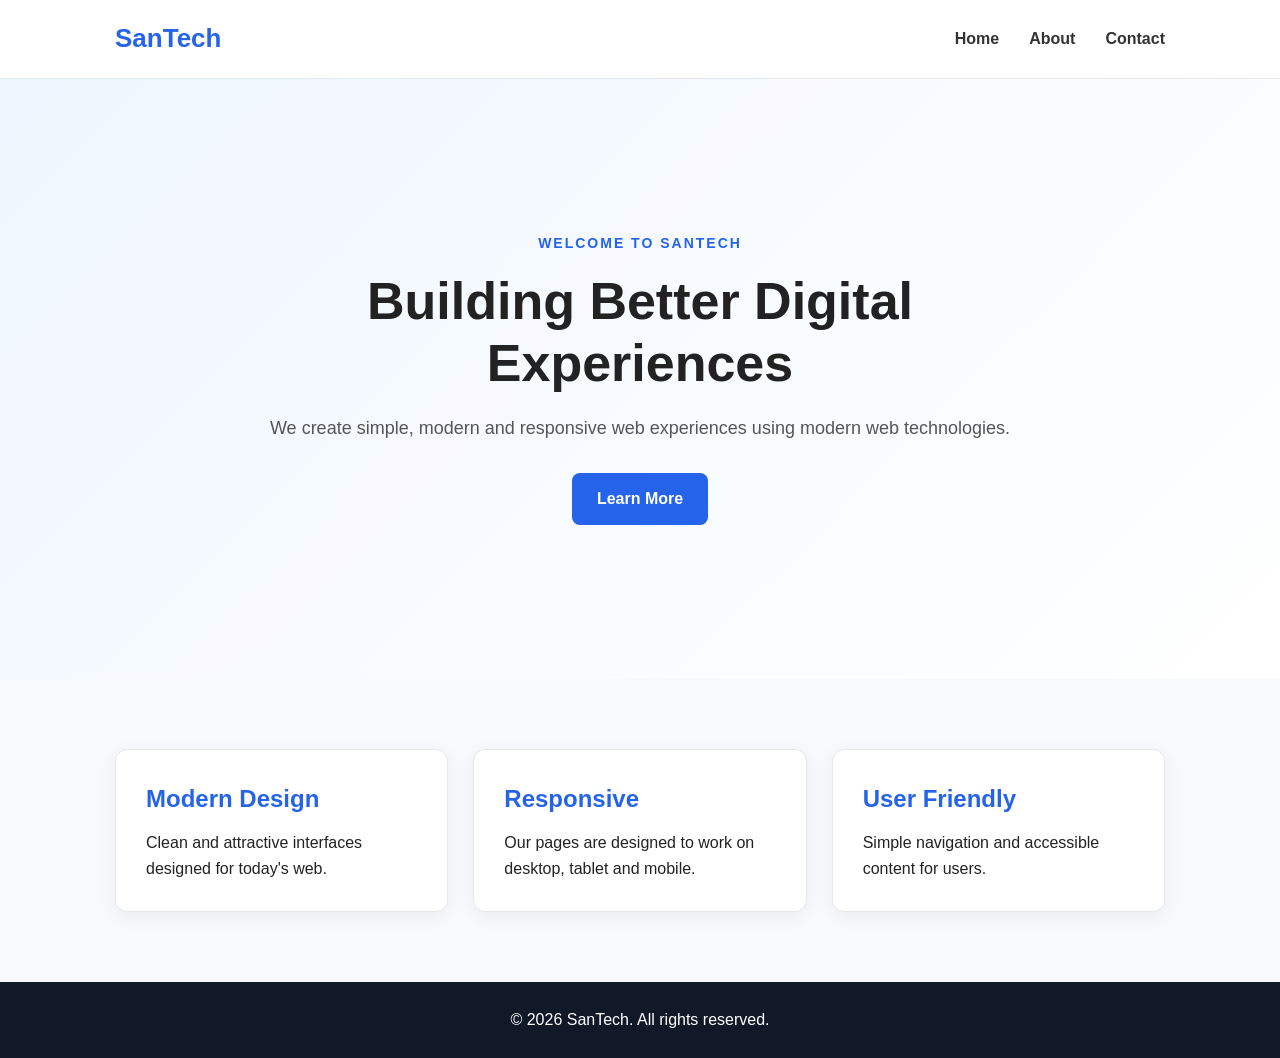
<file: index.html>
<!DOCTYPE html>
<html lang="en">
<head>
    <meta charset="UTF-8">
    <meta name="viewport" content="width=device-width, initial-scale=1.0">

    <title>SanTech - Home</title>

    <link rel="stylesheet" href="css/style.css">
</head>

<body>

    <!-- Header -->
    <header>
        <nav>
            <div class="logo">
                SanTech
            </div>

            <ul class="nav-links">
                <li><a href="index.html">Home</a></li>
                <li><a href="about.html">About</a></li>
                <li><a href="contact.html">Contact</a></li>
            </ul>
        </nav>
    </header>

    <!-- Main Content -->
    <main>

        <section class="hero">
            <div class="hero-content">

                <p class="tagline">WELCOME TO SANTECH</p>

                <h1>Building Better Digital Experiences</h1>

                <p>
                    We create simple, modern and responsive web experiences
                    using modern web technologies.
                </p>

                <a href="about.html" class="button">
                    Learn More
                </a>

            </div>
        </section>

        <section class="features">

            <article class="feature-card">
                <h2>Modern Design</h2>
                <p>
                    Clean and attractive interfaces designed for today's web.
                </p>
            </article>

            <article class="feature-card">
                <h2>Responsive</h2>
                <p>
                    Our pages are designed to work on desktop, tablet and mobile.
                </p>
            </article>

            <article class="feature-card">
                <h2>User Friendly</h2>
                <p>
                    Simple navigation and accessible content for users.
                </p>
            </article>

        </section>

    </main>

    <!-- Footer -->
    <footer>
        <p>&copy; 2026 SanTech. All rights reserved.</p>
    </footer>

    <script src="js/script.js"></script>

</body>
</html>
</file>
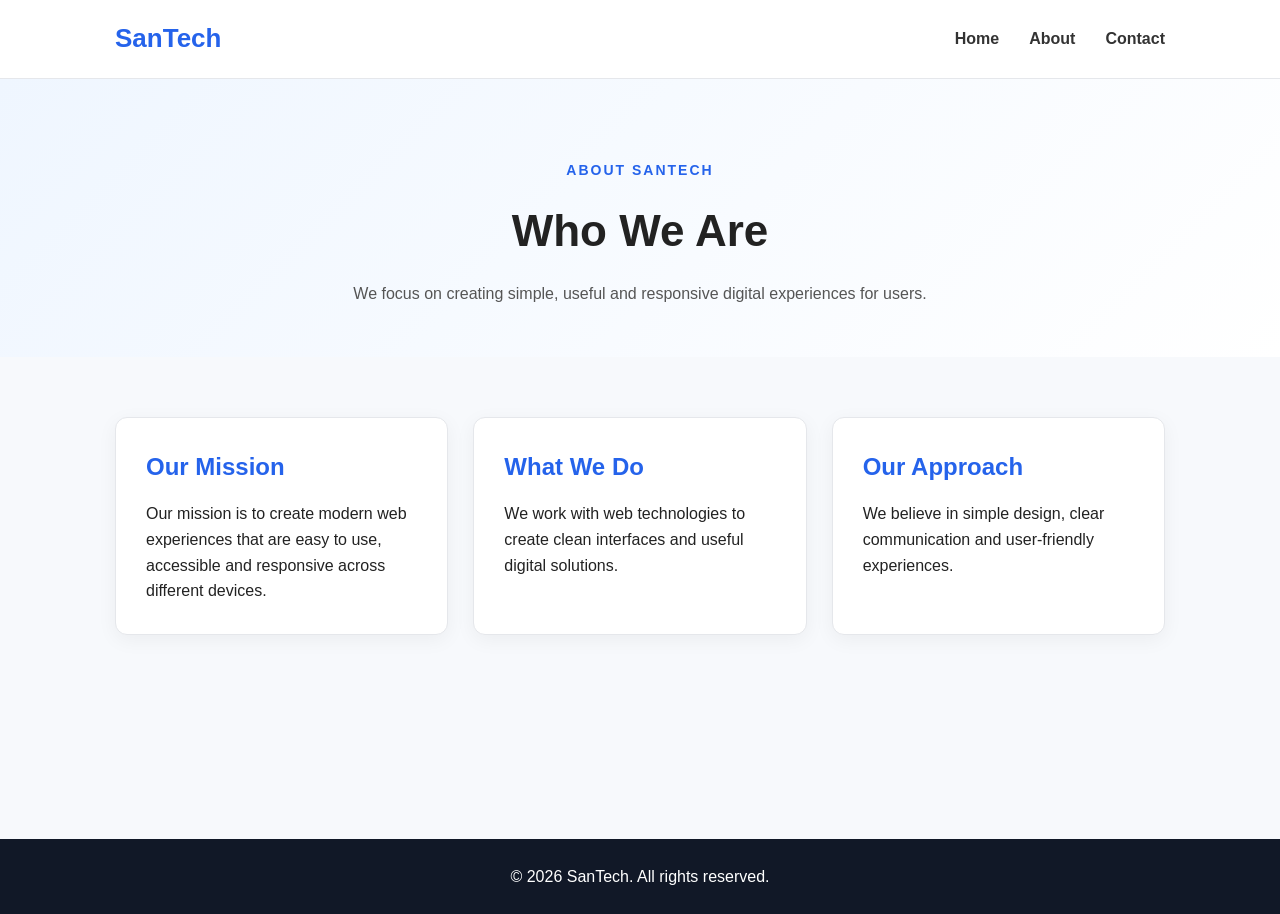
<file: about.html>
<!DOCTYPE html>
<html lang="en">
<head>
    <meta charset="UTF-8">
    <meta name="viewport" content="width=device-width, initial-scale=1.0">

    <title>SanTech - About Us</title>

    <link rel="stylesheet" href="css/style.css">
</head>

<body>

    <!-- Header -->
    <header>
        <nav>
            <div class="logo">
                SanTech
            </div>

            <ul class="nav-links">
                <li><a href="index.html">Home</a></li>
                <li><a href="about.html">About</a></li>
                <li><a href="contact.html">Contact</a></li>
            </ul>
        </nav>
    </header>

    <!-- Main Content -->
    <main>

        <section class="page-header">
            <p class="tagline">ABOUT SANTECH</p>

            <h1>Who We Are</h1>

            <p>
                We focus on creating simple, useful and responsive
                digital experiences for users.
            </p>
        </section>

        <section class="about-content">

            <article class="about-card">
                <h2>Our Mission</h2>

                <p>
                    Our mission is to create modern web experiences
                    that are easy to use, accessible and responsive
                    across different devices.
                </p>
            </article>

            <article class="about-card">
                <h2>What We Do</h2>

                <p>
                    We work with web technologies to create clean
                    interfaces and useful digital solutions.
                </p>
            </article>

            <article class="about-card">
                <h2>Our Approach</h2>

                <p>
                    We believe in simple design, clear communication
                    and user-friendly experiences.
                </p>
            </article>

        </section>

    </main>

    <!-- Footer -->
    <footer>
        <p>&copy; 2026 SanTech. All rights reserved.</p>
    </footer>

    <script src="js/script.js"></script>

</body>
</html>
</file>
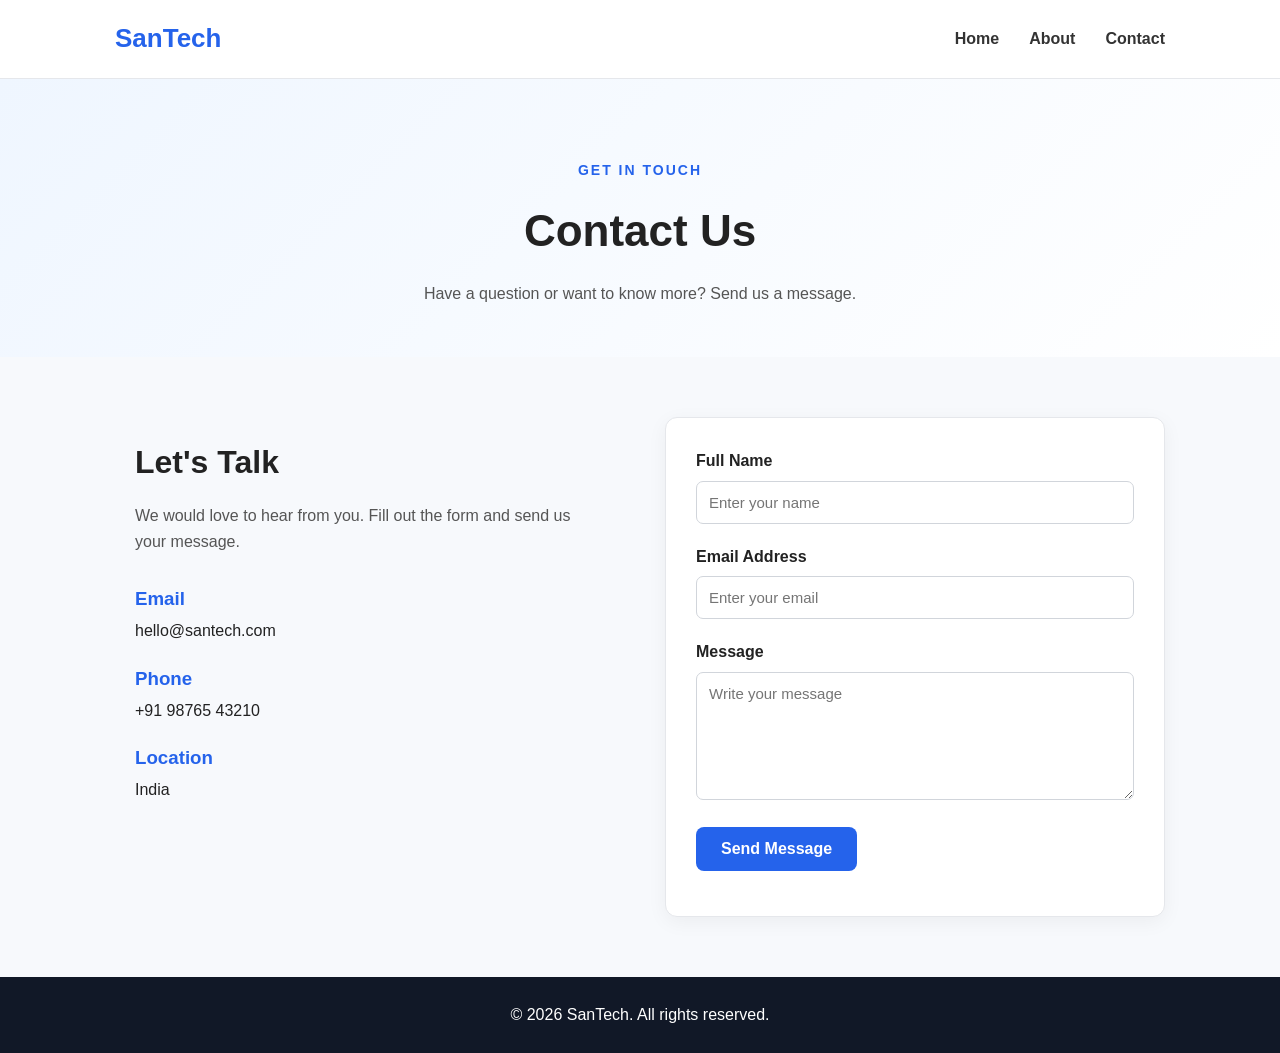
<file: contact.html>
<!DOCTYPE html>
<html lang="en">
<head>
    <meta charset="UTF-8">
    <meta name="viewport" content="width=device-width, initial-scale=1.0">

    <title>SanTech - Contact</title>

    <link rel="stylesheet" href="css/style.css">
</head>

<body>

    <!-- Header -->
    <header>
        <nav>
            <div class="logo">
                SanTech
            </div>

            <ul class="nav-links">
                <li><a href="index.html">Home</a></li>
                <li><a href="about.html">About</a></li>
                <li><a href="contact.html">Contact</a></li>
            </ul>
        </nav>
    </header>

    <!-- Main Content -->
    <main>

        <section class="page-header">
            <p class="tagline">GET IN TOUCH</p>

            <h1>Contact Us</h1>

            <p>
                Have a question or want to know more?
                Send us a message.
            </p>
        </section>

        <section class="contact-section">

            <div class="contact-info">

                <h2>Let's Talk</h2>

                <p>
                    We would love to hear from you.
                    Fill out the form and send us your message.
                </p>

                <div class="contact-detail">
                    <h3>Email</h3>
                    <p>hello@santech.com</p>
                </div>

                <div class="contact-detail">
                    <h3>Phone</h3>
                    <p>+91 98765 43210</p>
                </div>

                <div class="contact-detail">
                    <h3>Location</h3>
                    <p>India</p>
                </div>

            </div>

            <!-- Contact Form -->
            <div class="contact-form">

                <form id="contactForm">

                    <div class="form-group">
                        <label for="name">Full Name</label>

                        <input
                            type="text"
                            id="name"
                            name="name"
                            placeholder="Enter your name"
                            required
                        >
                    </div>

                    <div class="form-group">
                        <label for="email">Email Address</label>

                        <input
                            type="email"
                            id="email"
                            name="email"
                            placeholder="Enter your email"
                            required
                        >
                    </div>

                    <div class="form-group">
                        <label for="message">Message</label>

                        <textarea
                            id="message"
                            name="message"
                            rows="6"
                            placeholder="Write your message"
                            required
                        ></textarea>
                    </div>

                    <button type="submit" class="button">
                        Send Message
                    </button>

                    <p id="formMessage"></p>

                </form>

            </div>

        </section>

    </main>

    <!-- Footer -->
    <footer>
        <p>&copy; 2026 SanTech. All rights reserved.</p>
    </footer>

    <script src="js/script.js"></script>

</body>
</html>
</file>
<file: css/style.css>
/* ================================
   GENERAL STYLES
================================ */

* {
    margin: 0;
    padding: 0;
    box-sizing: border-box;
}

html {
    scroll-behavior: smooth;
}

body {
    font-family: Arial, Helvetica, sans-serif;
    background-color: #f7f9fc;
    color: #222;
    line-height: 1.6;
}


/* ================================
   HEADER & NAVIGATION
================================ */

header {
    background-color: #ffffff;
    border-bottom: 1px solid #e5e7eb;
    position: sticky;
    top: 0;
    z-index: 1000;
}

nav {
    max-width: 1100px;
    margin: auto;
    padding: 18px 25px;

    display: flex;
    align-items: center;
    justify-content: space-between;
}

.logo {
    font-size: 26px;
    font-weight: bold;
    color: #2563eb;
}

.nav-links {
    list-style: none;

    display: flex;
    gap: 30px;
}

.nav-links a {
    text-decoration: none;
    color: #333;
    font-weight: 600;

    transition: color 0.3s ease;
}

.nav-links a:hover {
    color: #2563eb;
}


/* ================================
   MAIN CONTENT
================================ */

main {
    min-height: calc(100vh - 140px);
}


/* ================================
   HOME HERO SECTION
================================ */

.hero {
    min-height: 600px;

    display: flex;
    align-items: center;
    justify-content: center;

    text-align: center;

    padding: 60px 25px;

    background: linear-gradient(
        135deg,
        #eff6ff,
        #ffffff
    );
}

.hero-content {
    max-width: 750px;
}

.tagline {
    color: #2563eb;
    font-size: 14px;
    font-weight: bold;
    letter-spacing: 2px;
    margin-bottom: 15px;
}

.hero h1 {
    font-size: 52px;
    line-height: 1.2;
    margin-bottom: 20px;
}

.hero p:not(.tagline) {
    font-size: 18px;
    color: #555;
    margin-bottom: 30px;
}


/* ================================
   BUTTON
================================ */

.button {
    display: inline-block;

    padding: 13px 25px;

    background-color: #2563eb;
    color: white;

    text-decoration: none;

    border: none;
    border-radius: 8px;

    font-size: 16px;
    font-weight: bold;

    cursor: pointer;

    transition:
        background-color 0.3s ease,
        transform 0.3s ease;
}

.button:hover {
    background-color: #1d4ed8;
    transform: translateY(-2px);
}


/* ================================
   FEATURE CARDS
================================ */

.features {
    max-width: 1100px;
    margin: 0 auto;

    padding: 70px 25px;

    display: grid;
    grid-template-columns: repeat(3, 1fr);
    gap: 25px;
}

.feature-card {
    background-color: white;

    padding: 30px;

    border-radius: 12px;

    border: 1px solid #e5e7eb;

    box-shadow: 0 5px 20px rgba(0, 0, 0, 0.05);

    transition:
        transform 0.3s ease,
        box-shadow 0.3s ease;
}

.feature-card:hover {
    transform: translateY(-5px);

    box-shadow: 0 10px 30px rgba(0, 0, 0, 0.08);
}

.feature-card h2 {
    margin-bottom: 12px;
    color: #2563eb;
}


/* ================================
   PAGE HEADER
================================ */

.page-header {
    text-align: center;

    padding: 80px 25px 50px;

    background: linear-gradient(
        135deg,
        #eff6ff,
        #ffffff
    );
}

.page-header h1 {
    font-size: 44px;
    margin-bottom: 15px;
}

.page-header p:not(.tagline) {
    max-width: 650px;
    margin: auto;

    color: #555;
}


/* ================================
   ABOUT SECTION
================================ */

.about-content {
    max-width: 1100px;
    margin: auto;

    padding: 60px 25px;

    display: grid;
    grid-template-columns: repeat(3, 1fr);
    gap: 25px;
}

.about-card {
    background-color: white;

    padding: 30px;

    border-radius: 12px;

    border: 1px solid #e5e7eb;

    box-shadow: 0 5px 20px rgba(0, 0, 0, 0.05);
}

.about-card h2 {
    color: #2563eb;
    margin-bottom: 15px;
}


/* ================================
   CONTACT SECTION
================================ */

.contact-section {
    max-width: 1100px;
    margin: auto;

    padding: 60px 25px;

    display: grid;
    grid-template-columns: 1fr 1fr;
    gap: 50px;
}

.contact-info {
    padding: 20px;
}

.contact-info h2 {
    font-size: 32px;
    margin-bottom: 15px;
}

.contact-info > p {
    color: #555;
    margin-bottom: 30px;
}

.contact-detail {
    margin-bottom: 20px;
}

.contact-detail h3 {
    color: #2563eb;
    margin-bottom: 4px;
}


/* ================================
   CONTACT FORM
================================ */

.contact-form {
    background-color: white;

    padding: 30px;

    border-radius: 12px;

    border: 1px solid #e5e7eb;

    box-shadow: 0 5px 20px rgba(0, 0, 0, 0.05);
}

.form-group {
    margin-bottom: 20px;
}

.form-group label {
    display: block;

    margin-bottom: 7px;

    font-weight: bold;
}

.form-group input,
.form-group textarea {
    width: 100%;

    padding: 12px;

    border: 1px solid #d1d5db;

    border-radius: 7px;

    font-family: inherit;
    font-size: 15px;

    outline: none;

    transition: border-color 0.3s ease;
}

.form-group input:focus,
.form-group textarea:focus {
    border-color: #2563eb;
}

.form-group textarea {
    resize: vertical;
}

#formMessage {
    margin-top: 15px;
    font-weight: bold;
}


/* ================================
   FOOTER
================================ */

footer {
    background-color: #111827;
    color: white;

    text-align: center;

    padding: 25px;
}


/* ================================
   RESPONSIVE DESIGN
================================ */

/* Tablet */

@media (max-width: 768px) {

    .hero h1 {
        font-size: 40px;
    }

    .features {
        grid-template-columns: 1fr;
    }

    .about-content {
        grid-template-columns: 1fr;
    }

    .contact-section {
        grid-template-columns: 1fr;
    }
}


/* Mobile */

@media (max-width: 600px) {

    nav {
        flex-direction: column;
        gap: 15px;
    }

    .nav-links {
        gap: 18px;
    }

    .hero {
        min-height: 500px;
        padding: 40px 20px;
    }

    .hero h1 {
        font-size: 34px;
    }

    .hero p:not(.tagline) {
        font-size: 16px;
    }

    .page-header h1 {
        font-size: 34px;
    }

    .features,
    .about-content,
    .contact-section {
        padding: 40px 20px;
    }

    .contact-form {
        padding: 20px;
    }
}
</file>
